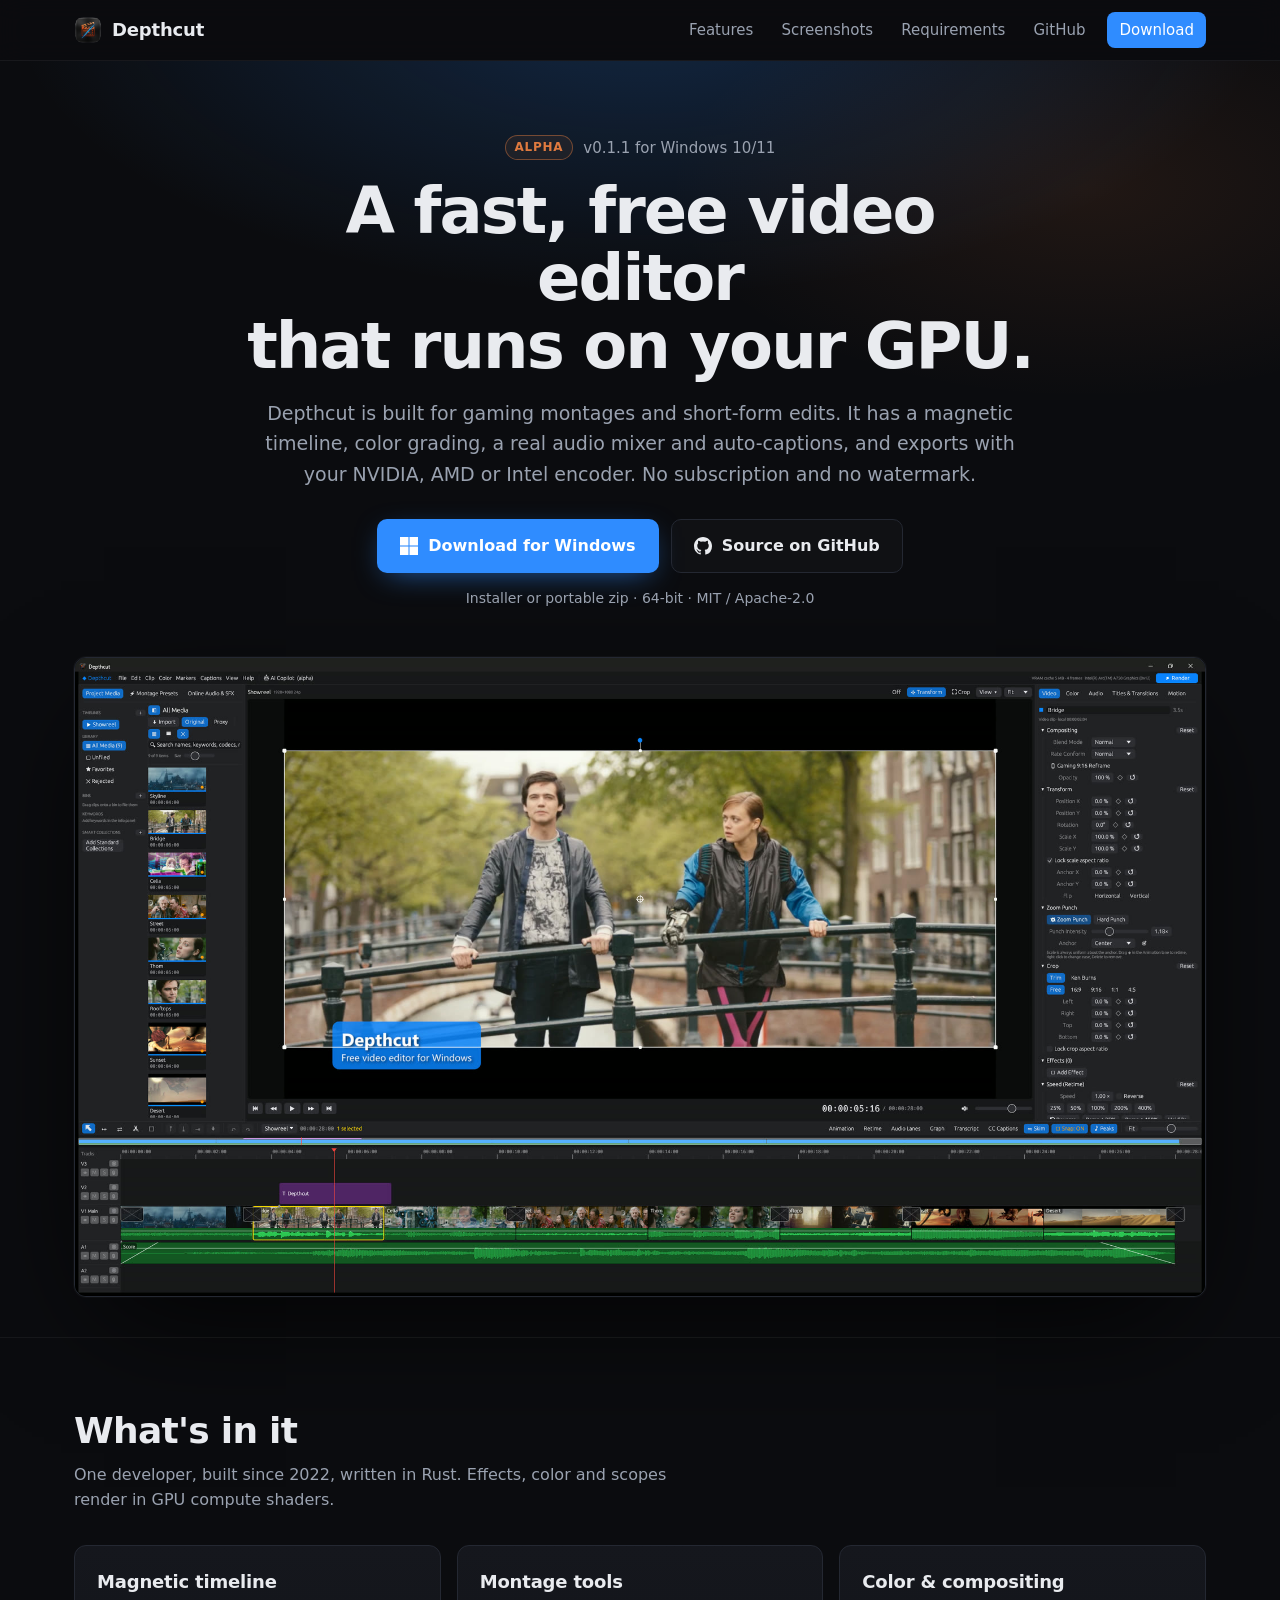
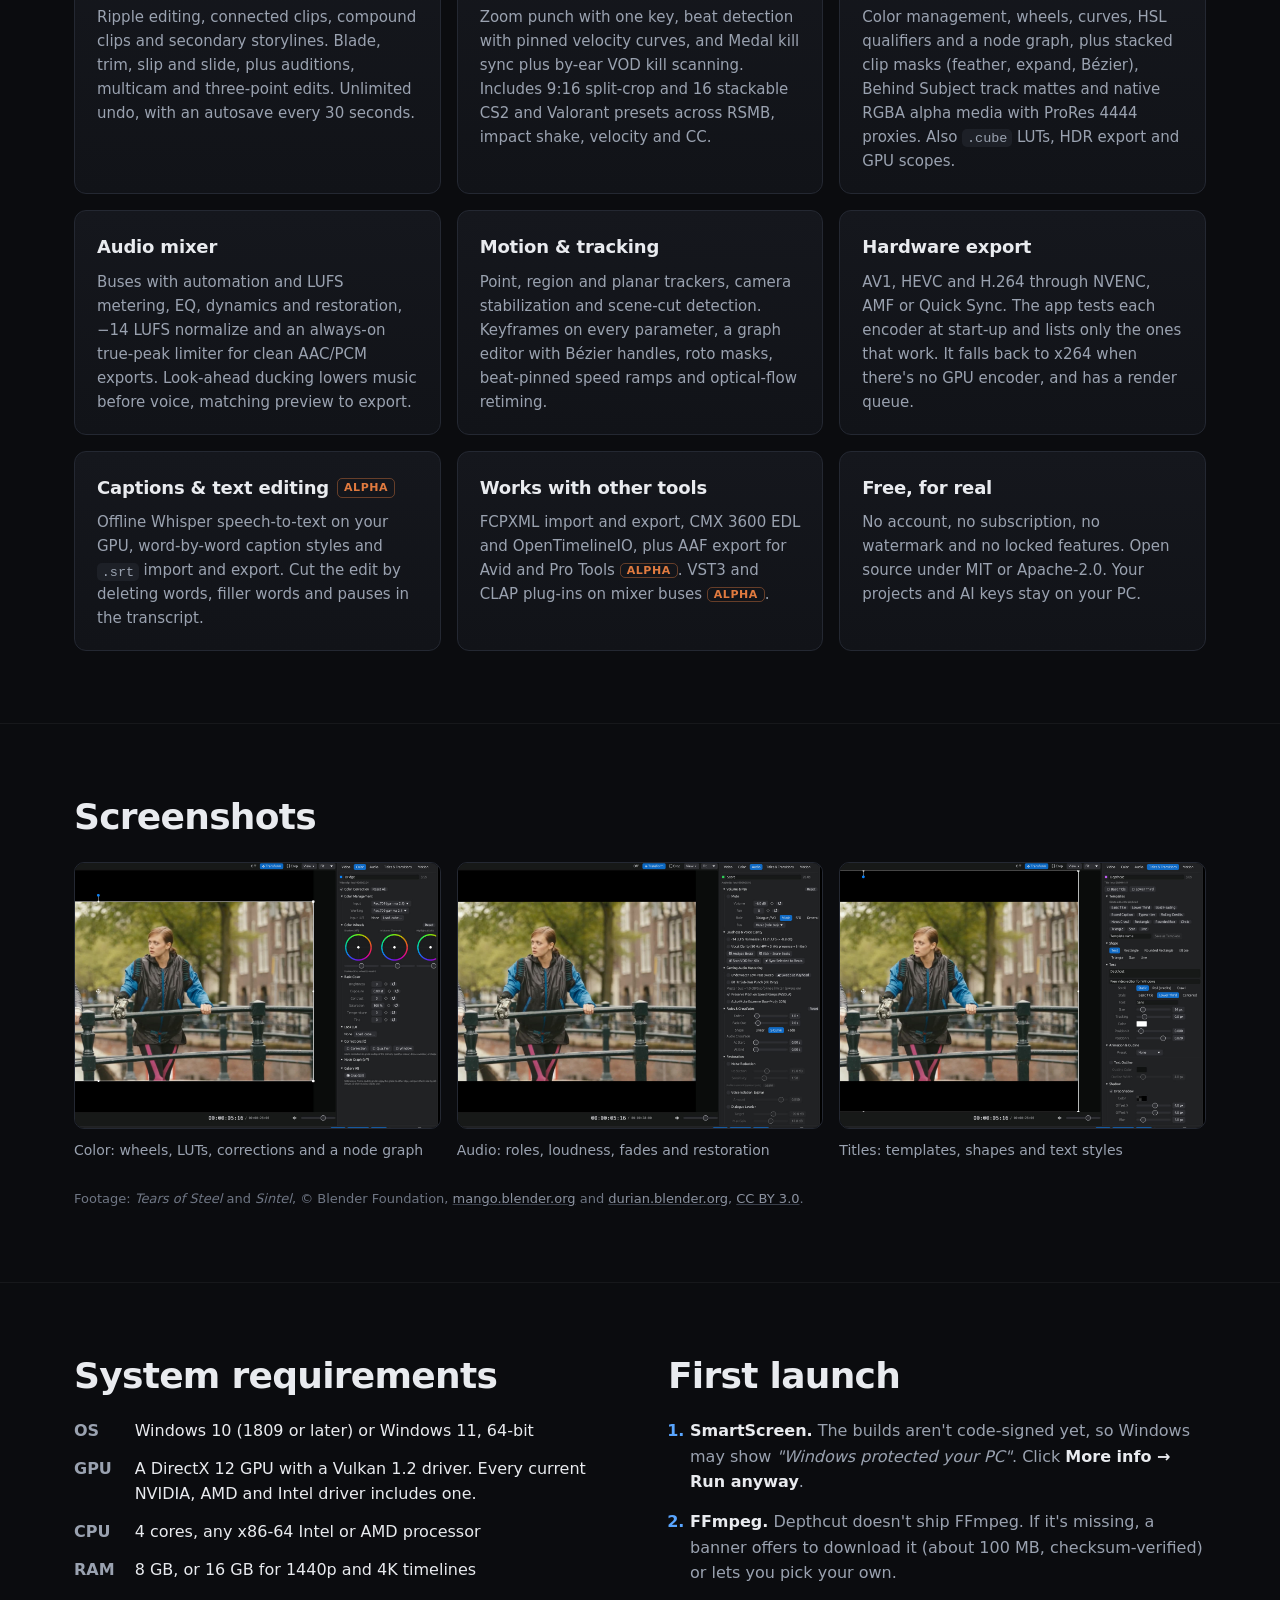
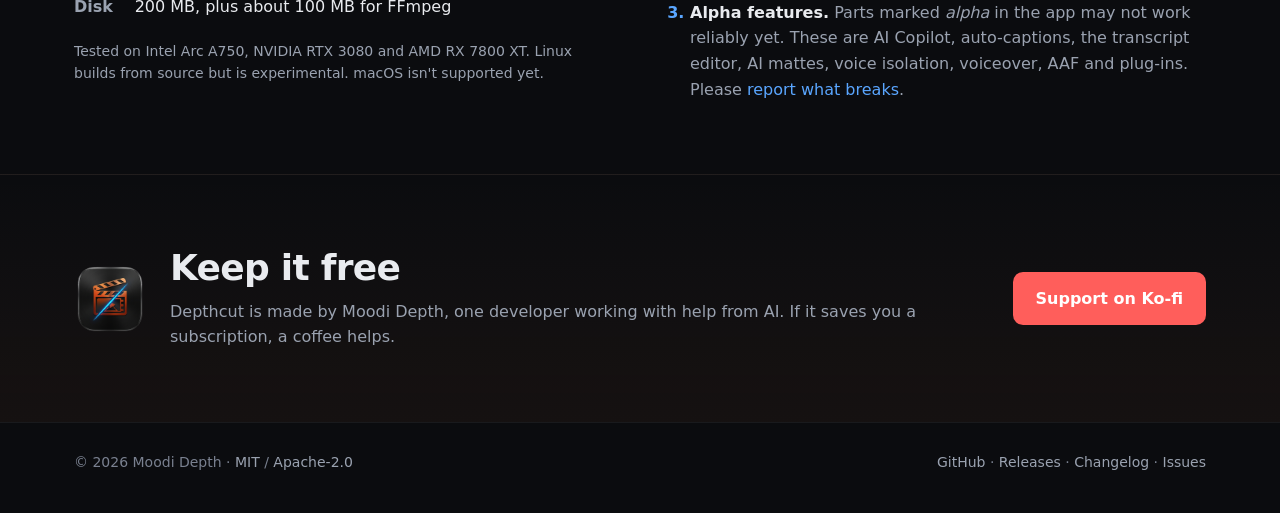
<file: site/index.html>
<!doctype html>
<html lang="en">
<head>
<meta charset="utf-8">
<meta name="viewport" content="width=device-width, initial-scale=1">
<title>Depthcut: free GPU video editor for Windows</title>
<meta name="description" content="Depthcut is a free, open-source, GPU-accelerated video editor for Windows. Magnetic timeline, color grading, audio mixing, captions and montage tools. No subscription, no watermark.">
<meta name="theme-color" content="#0b0c0f">
<link rel="canonical" href="https://depthcut.com/">
<meta property="og:type" content="website">
<meta property="og:site_name" content="Depthcut">
<meta property="og:title" content="Depthcut: free GPU video editor for Windows">
<meta property="og:description" content="Magnetic timeline, color grading, audio mixing, captions and montage tools. Free and open source, no watermark.">
<meta property="og:url" content="https://depthcut.com/">
<meta property="og:image" content="https://depthcut.com/img/og.jpg">
<meta property="og:image:width" content="1200">
<meta property="og:image:height" content="630">
<meta name="twitter:card" content="summary_large_image">
<link rel="icon" type="image/png" sizes="32x32" href="img/favicon-32.png">
<link rel="icon" type="image/png" sizes="192x192" href="img/icon-192.png">
<link rel="apple-touch-icon" href="img/apple-touch-icon.png">
<link rel="stylesheet" href="style.css">
</head>
<body>

<header class="nav">
  <div class="wrap nav-inner">
    <a class="brand" href="#top"><img src="img/icon-192.png" alt="" width="28" height="28">Depthcut</a>
    <nav aria-label="Main">
      <a href="#features">Features</a>
      <a href="#screenshots">Screenshots</a>
      <a href="#requirements">Requirements</a>
      <a href="https://github.com/moodidepth/depthcut">GitHub</a>
      <a class="nav-cta" href="#download">Download</a>
    </nav>
  </div>
</header>

<main id="top">

<section class="hero">
  <div class="wrap">
    <p class="eyebrow"><span class="pill">Alpha</span> v0.1.1 for Windows 10/11</p>
    <h1>A fast, free video editor<br>that runs on your GPU.</h1>
    <p class="lede">Depthcut is built for gaming montages and short-form edits. It has a magnetic timeline, color grading, a real audio mixer and auto-captions, and exports with your NVIDIA, AMD or Intel encoder. No subscription and no watermark.</p>
    <div class="cta-row" id="download">
      <a class="btn btn-primary" id="dl-btn" href="https://github.com/moodidepth/depthcut/releases">
        <svg aria-hidden="true" viewBox="0 0 20 20" width="18" height="18" fill="currentColor"><rect x="0" y="0" width="9.4" height="9.4"/><rect x="10.6" y="0" width="9.4" height="9.4"/><rect x="0" y="10.6" width="9.4" height="9.4"/><rect x="10.6" y="10.6" width="9.4" height="9.4"/></svg>
        <span>Download for Windows</span>
      </a>
      <a class="btn btn-ghost" href="https://github.com/moodidepth/depthcut">
        <svg aria-hidden="true" viewBox="0 0 16 16" width="18" height="18"><path fill="currentColor" d="M8 0C3.58 0 0 3.58 0 8a8 8 0 0 0 5.47 7.59c.4.07.55-.17.55-.38v-1.33c-2.23.48-2.7-1.07-2.7-1.07-.36-.92-.89-1.17-.89-1.17-.73-.5.06-.49.06-.49.8.06 1.23.83 1.23.83.72 1.22 1.88.87 2.33.66.07-.52.28-.87.5-1.07-1.78-.2-3.65-.89-3.65-3.95 0-.87.31-1.59.82-2.15-.08-.2-.36-1.02.08-2.12 0 0 .67-.21 2.2.82a7.6 7.6 0 0 1 4 0c1.53-1.04 2.2-.82 2.2-.82.44 1.1.16 1.92.08 2.12.51.56.82 1.27.82 2.15 0 3.07-1.87 3.75-3.65 3.95.29.25.54.73.54 1.48v2.2c0 .21.15.46.55.38A8 8 0 0 0 16 8c0-4.42-3.58-8-8-8"/></svg>
        <span>Source on GitHub</span>
      </a>
    </div>
    <p class="dl-meta" id="dl-meta">Installer or portable zip · 64-bit · MIT / Apache-2.0</p>
    <figure class="hero-shot">
      <img src="img/editor.jpg" width="2000" height="1130" alt="The Depthcut editor: media browser on the left, viewer with a lower-third title in the middle, clip inspector on the right and the magnetic timeline below">
    </figure>
  </div>
</section>

<section class="section" id="features">
  <div class="wrap">
    <h2>What's in it</h2>
    <p class="section-lede">One developer, built since 2022, written in Rust. Effects, color and scopes render in GPU compute shaders.</p>
    <div class="grid">
      <article class="card">
        <h3>Magnetic timeline</h3>
        <p>Ripple editing, connected clips, compound clips and secondary storylines. Blade, trim, slip and slide, plus auditions, multicam and three-point edits. Unlimited undo, with an autosave every 30 seconds.</p>
      </article>
      <article class="card">
        <h3>Montage tools</h3>
        <p>Zoom punch with one key, beat detection with pinned velocity curves, and Medal kill sync plus by-ear VOD kill scanning. Includes 9:16 split-crop and 16 stackable CS2 and Valorant presets across RSMB, impact shake, velocity and CC.</p>
      </article>
      <article class="card">
        <h3>Color &amp; compositing</h3>
        <p>Color management, wheels, curves, HSL qualifiers and a node graph, plus stacked clip masks (feather, expand, Bézier), Behind Subject track mattes and native RGBA alpha media with ProRes 4444 proxies. Also <code>.cube</code> LUTs, HDR export and GPU scopes.</p>
      </article>
      <article class="card">
        <h3>Audio mixer</h3>
        <p>Buses with automation and LUFS metering, EQ, dynamics and restoration, −14 LUFS normalize and an always-on true-peak limiter for clean AAC/PCM exports. Look-ahead ducking lowers music before voice, matching preview to export.</p>
      </article>
      <article class="card">
        <h3>Motion &amp; tracking</h3>
        <p>Point, region and planar trackers, camera stabilization and scene-cut detection. Keyframes on every parameter, a graph editor with Bézier handles, roto masks, beat-pinned speed ramps and optical-flow retiming.</p>
      </article>
      <article class="card">
        <h3>Hardware export</h3>
        <p>AV1, HEVC and H.264 through NVENC, AMF or Quick Sync. The app tests each encoder at start-up and lists only the ones that work. It falls back to x264 when there's no GPU encoder, and has a render queue.</p>
      </article>
      <article class="card">
        <h3>Captions &amp; text editing <span class="tag">alpha</span></h3>
        <p>Offline Whisper speech-to-text on your GPU, word-by-word caption styles and <code>.srt</code> import and export. Cut the edit by deleting words, filler words and pauses in the transcript.</p>
      </article>
      <article class="card">
        <h3>Works with other tools</h3>
        <p>FCPXML import and export, CMX 3600 EDL and OpenTimelineIO, plus AAF export for Avid and Pro Tools <span class="tag">alpha</span>. VST3 and CLAP plug-ins on mixer buses <span class="tag">alpha</span>.</p>
      </article>
      <article class="card">
        <h3>Free, for real</h3>
        <p>No account, no subscription, no watermark and no locked features. Open source under MIT or Apache-2.0. Your projects and AI keys stay on your PC.</p>
      </article>
    </div>
  </div>
</section>

<section class="section" id="screenshots">
  <div class="wrap">
    <h2>Screenshots</h2>
    <div class="gallery">
      <figure>
        <button class="zoom" data-full="img/color.jpg" aria-label="Enlarge: color inspector"><img src="img/color-crop.jpg" width="1376" height="1000" loading="lazy" alt="Color inspector with color management, three color wheels and basic color controls"></button>
        <figcaption>Color: wheels, LUTs, corrections and a node graph</figcaption>
      </figure>
      <figure>
        <button class="zoom" data-full="img/audio.jpg" aria-label="Enlarge: audio inspector"><img src="img/audio-crop.jpg" width="1376" height="1000" loading="lazy" alt="Audio inspector with volume, roles, loudness, fades and restoration settings"></button>
        <figcaption>Audio: roles, loudness, fades and restoration</figcaption>
      </figure>
      <figure>
        <button class="zoom" data-full="img/titles.jpg" aria-label="Enlarge: titles inspector"><img src="img/titles-crop.jpg" width="1376" height="1000" loading="lazy" alt="Titles inspector with title templates, text, font and shadow settings"></button>
        <figcaption>Titles: templates, shapes and text styles</figcaption>
      </figure>
    </div>
    <p class="credit">Footage: <i>Tears of Steel</i> and <i>Sintel</i>, © Blender Foundation, <a href="https://mango.blender.org">mango.blender.org</a> and <a href="https://durian.blender.org">durian.blender.org</a>, <a href="https://creativecommons.org/licenses/by/3.0/">CC BY 3.0</a>.</p>
  </div>
</section>

<section class="section" id="requirements">
  <div class="wrap two-col">
    <div>
      <h2>System requirements</h2>
      <dl class="specs">
        <dt>OS</dt><dd>Windows 10 (1809 or later) or Windows 11, 64-bit</dd>
        <dt>GPU</dt><dd>A DirectX 12 GPU with a Vulkan 1.2 driver. Every current NVIDIA, AMD and Intel driver includes one.</dd>
        <dt>CPU</dt><dd>4 cores, any x86-64 Intel or AMD processor</dd>
        <dt>RAM</dt><dd>8 GB, or 16 GB for 1440p and 4K timelines</dd>
        <dt>Disk</dt><dd>200 MB, plus about 100 MB for FFmpeg</dd>
      </dl>
      <p class="note">Tested on Intel Arc A750, NVIDIA RTX 3080 and AMD RX 7800 XT. Linux builds from source but is experimental. macOS isn't supported yet.</p>
    </div>
    <div>
      <h2>First launch</h2>
      <ol class="steps">
        <li><b>SmartScreen.</b> The builds aren't code-signed yet, so Windows may show <i>"Windows protected your PC"</i>. Click <b>More info → Run anyway</b>.</li>
        <li><b>FFmpeg.</b> Depthcut doesn't ship FFmpeg. If it's missing, a banner offers to download it (about 100 MB, checksum-verified) or lets you pick your own.</li>
        <li><b>Alpha features.</b> Parts marked <i>alpha</i> in the app may not work reliably yet. These are AI Copilot, auto-captions, the transcript editor, AI mattes, voice isolation, voiceover, AAF and plug-ins. Please <a href="https://github.com/moodidepth/depthcut/issues">report what breaks</a>.</li>
      </ol>
    </div>
  </div>
</section>

<section class="section support">
  <div class="wrap support-inner">
    <img src="img/icon-192.png" alt="" width="72" height="72">
    <div>
      <h2>Keep it free</h2>
      <p>Depthcut is made by Moodi Depth, one developer working with help from AI. If it saves you a subscription, a coffee helps.</p>
    </div>
    <a class="btn btn-kofi" href="https://ko-fi.com/moodidepth">Support on Ko-fi</a>
  </div>
</section>

</main>

<footer class="footer">
  <div class="wrap footer-inner">
    <span>© 2026 Moodi Depth · <a href="https://github.com/moodidepth/depthcut/blob/main/LICENSE-MIT">MIT</a> / <a href="https://github.com/moodidepth/depthcut/blob/main/LICENSE-APACHE">Apache-2.0</a></span>
    <span><a href="https://github.com/moodidepth/depthcut">GitHub</a> · <a href="https://github.com/moodidepth/depthcut/releases">Releases</a> · <a href="https://github.com/moodidepth/depthcut/blob/main/CHANGELOG.md">Changelog</a> · <a href="https://github.com/moodidepth/depthcut/issues">Issues</a></span>
  </div>
</footer>

<dialog id="viewer" aria-label="Screenshot">
  <form method="dialog"><button class="close" aria-label="Close">×</button></form>
  <img alt="">
</dialog>

<script src="site.js" defer></script>
</body>
</html>
</file>
<file: site/style.css>
:root {
  --bg: #0b0c0f;
  --bg-2: #111318;
  --panel: #15171d;
  --line: #242832;
  --text: #e9ebef;
  --muted: #9aa2b0;
  --accent: #2f8cff;
  --accent-2: #5aa6ff;
  --copper: #e07a3f;
  --radius: 12px;
  --wrap: 1180px;
  color-scheme: dark;
}

*, *::before, *::after { box-sizing: border-box; }
html { scroll-behavior: smooth; scroll-padding-top: 72px; }
@media (prefers-reduced-motion: reduce) { html { scroll-behavior: auto; } }
body {
  margin: 0;
  background: var(--bg);
  color: var(--text);
  font: 16px/1.6 "Segoe UI Variable Text", "Segoe UI", system-ui, -apple-system, "Helvetica Neue", Arial, sans-serif;
  -webkit-font-smoothing: antialiased;
}
img { max-width: 100%; height: auto; display: block; }
a { color: var(--accent-2); text-decoration: none; }
a:hover { text-decoration: underline; }
code { font: 0.9em/1 ui-monospace, "Cascadia Code", Consolas, monospace; background: #1d2027; padding: 0.12em 0.35em; border-radius: 5px; }
:focus-visible { outline: 2px solid var(--accent-2); outline-offset: 3px; border-radius: 6px; }

.wrap { max-width: var(--wrap); margin: 0 auto; padding: 0 24px; }

/* Nav */
.nav {
  position: sticky; top: 0; z-index: 10;
  background: rgba(11, 12, 15, 0.82);
  backdrop-filter: saturate(140%) blur(12px);
  border-bottom: 1px solid rgba(255, 255, 255, 0.06);
}
.nav-inner { display: flex; align-items: center; justify-content: space-between; height: 60px; gap: 16px; }
.brand { display: flex; align-items: center; gap: 10px; color: var(--text); font-weight: 650; font-size: 18px; letter-spacing: -0.01em; }
.brand:hover { text-decoration: none; }
.brand img { border-radius: 7px; }
.nav nav { display: flex; align-items: center; gap: 4px; }
.nav nav a { color: var(--muted); font-size: 15px; padding: 6px 12px; border-radius: 8px; }
.nav nav a:hover { color: var(--text); background: rgba(255, 255, 255, 0.05); text-decoration: none; }
.nav nav a.nav-cta { color: #fff; background: var(--accent); margin-left: 6px; }
.nav nav a.nav-cta:hover { background: #1f7cf0; }
@media (max-width: 720px) {
  .nav nav a:not(.nav-cta) { display: none; }
}

/* Hero */
.hero {
  padding: 72px 0 40px;
  text-align: center;
  background:
    radial-gradient(900px 420px at 50% -60px, rgba(47, 140, 255, 0.22), transparent 70%),
    radial-gradient(600px 300px at 85% 10%, rgba(224, 122, 63, 0.10), transparent 70%);
}
.eyebrow { margin: 0 0 18px; color: var(--muted); font-size: 15px; display: inline-flex; align-items: center; gap: 10px; }
.pill {
  font-size: 12px; font-weight: 650; letter-spacing: 0.06em; text-transform: uppercase;
  color: var(--copper); border: 1px solid rgba(224, 122, 63, 0.45); background: rgba(224, 122, 63, 0.08);
  padding: 2px 9px; border-radius: 999px;
}
h1 {
  margin: 0 auto 18px; max-width: 18ch;
  font-size: clamp(36px, 6vw, 64px); line-height: 1.05; letter-spacing: -0.03em; font-weight: 700;
  font-family: "Segoe UI Variable Display", "Segoe UI", system-ui, sans-serif;
}
.lede { margin: 0 auto 30px; max-width: 64ch; color: var(--muted); font-size: clamp(16px, 2vw, 19px); }

.cta-row { display: flex; justify-content: center; flex-wrap: wrap; gap: 12px; }
.btn {
  display: inline-flex; align-items: center; gap: 10px;
  padding: 13px 22px; border-radius: 10px; font-weight: 600; font-size: 16px;
  border: 1px solid transparent; transition: background-color 0.15s, border-color 0.15s, transform 0.15s;
}
.btn:hover { text-decoration: none; transform: translateY(-1px); }
.btn-primary { background: var(--accent); color: #fff; box-shadow: 0 8px 30px -10px rgba(47, 140, 255, 0.7); }
.btn-primary:hover { background: #1f7cf0; }
.btn-ghost { color: var(--text); border-color: var(--line); background: rgba(255, 255, 255, 0.02); }
.btn-ghost:hover { border-color: #3a4050; background: rgba(255, 255, 255, 0.05); }
.dl-meta { margin: 14px 0 0; color: var(--muted); font-size: 14px; min-height: 1.6em; }

.hero-shot {
  margin: 48px auto 0;
  border-radius: var(--radius);
  overflow: hidden;
  border: 1px solid var(--line);
  box-shadow: 0 40px 120px -30px rgba(0, 0, 0, 0.9), 0 0 0 1px rgba(255, 255, 255, 0.03);
}

/* Sections */
.section { padding: 72px 0; border-top: 1px solid rgba(255, 255, 255, 0.05); }
h2 { margin: 0 0 10px; font-size: clamp(26px, 3.4vw, 36px); letter-spacing: -0.02em; line-height: 1.15; }
.section-lede { margin: 0 0 32px; color: var(--muted); max-width: 62ch; }

.grid { display: grid; grid-template-columns: repeat(3, 1fr); gap: 16px; }
@media (max-width: 960px) { .grid { grid-template-columns: repeat(2, 1fr); } }
@media (max-width: 620px) { .grid { grid-template-columns: 1fr; } }
.card {
  background: linear-gradient(180deg, var(--panel), var(--bg-2));
  border: 1px solid var(--line); border-radius: var(--radius);
  padding: 22px 22px 20px;
}
.card h3 { margin: 0 0 8px; font-size: 18px; letter-spacing: -0.01em; display: flex; align-items: center; gap: 8px; flex-wrap: wrap; }
.card p { margin: 0; color: var(--muted); font-size: 15px; }
.tag {
  font-size: 11px; font-weight: 650; letter-spacing: 0.05em; text-transform: uppercase;
  color: var(--copper); border: 1px solid rgba(224, 122, 63, 0.4); padding: 0 6px; border-radius: 5px;
  vertical-align: 1px;
}

/* Gallery */
.gallery { display: grid; grid-template-columns: repeat(3, 1fr); gap: 16px; margin-top: 24px; }
@media (max-width: 860px) { .gallery { grid-template-columns: 1fr; } }
.gallery figure { margin: 0; }
.zoom {
  display: block; width: 100%; padding: 0; border: 1px solid var(--line); border-radius: 10px; overflow: hidden;
  background: none; cursor: zoom-in;
}
.zoom img { transition: transform 0.3s; }
.zoom:hover img { transform: scale(1.02); }
.gallery figcaption { margin-top: 10px; color: var(--muted); font-size: 14px; }
.credit { margin: 28px 0 0; color: #6f7684; font-size: 13px; }
.credit a { color: #8c93a1; text-decoration: underline; text-decoration-color: #3a3f4a; }

dialog#viewer {
  padding: 0; border: 1px solid var(--line); border-radius: 10px; background: var(--bg);
  max-width: min(96vw, 2000px); max-height: 94vh; overflow: hidden;
}
dialog#viewer::backdrop { background: rgba(0, 0, 0, 0.82); }
dialog#viewer img { max-height: 94vh; width: auto; }
dialog#viewer .close {
  position: absolute; top: 10px; right: 10px; width: 36px; height: 36px; border-radius: 50%;
  border: 1px solid rgba(255, 255, 255, 0.2); background: rgba(0, 0, 0, 0.6); color: #fff; font-size: 22px; line-height: 1; cursor: pointer;
}

/* Requirements */
.two-col { display: grid; grid-template-columns: 1fr 1fr; gap: 56px; }
@media (max-width: 860px) { .two-col { grid-template-columns: 1fr; gap: 48px; } }
.specs { display: grid; grid-template-columns: max-content 1fr; gap: 12px 20px; margin: 22px 0 0; }
.specs dt { color: var(--muted); font-weight: 600; }
.specs dd { margin: 0; }
.note { color: var(--muted); font-size: 14px; margin-top: 20px; }
.steps { margin: 22px 0 0; padding-left: 22px; display: grid; gap: 14px; }
.steps li { color: var(--muted); }
.steps li::marker { color: var(--accent-2); font-weight: 700; }
.steps b { color: var(--text); }

/* Support */
.support { background: linear-gradient(180deg, transparent, rgba(224, 122, 63, 0.05)); }
.support-inner { display: flex; align-items: center; gap: 24px; }
.support-inner img { border-radius: 16px; flex: none; }
.support-inner div { flex: 1; }
.support-inner p { margin: 0; color: var(--muted); }
.btn-kofi { background: #ff5e5b; color: #fff; flex: none; }
.btn-kofi:hover { background: #f24b48; }
@media (max-width: 720px) { .support-inner { flex-direction: column; text-align: center; } }

/* Footer */
.footer { border-top: 1px solid rgba(255, 255, 255, 0.06); padding: 28px 0 40px; color: #7a8190; font-size: 14px; }
.footer-inner { display: flex; justify-content: space-between; flex-wrap: wrap; gap: 12px; }
.footer a { color: #9aa2b0; }
</file>
